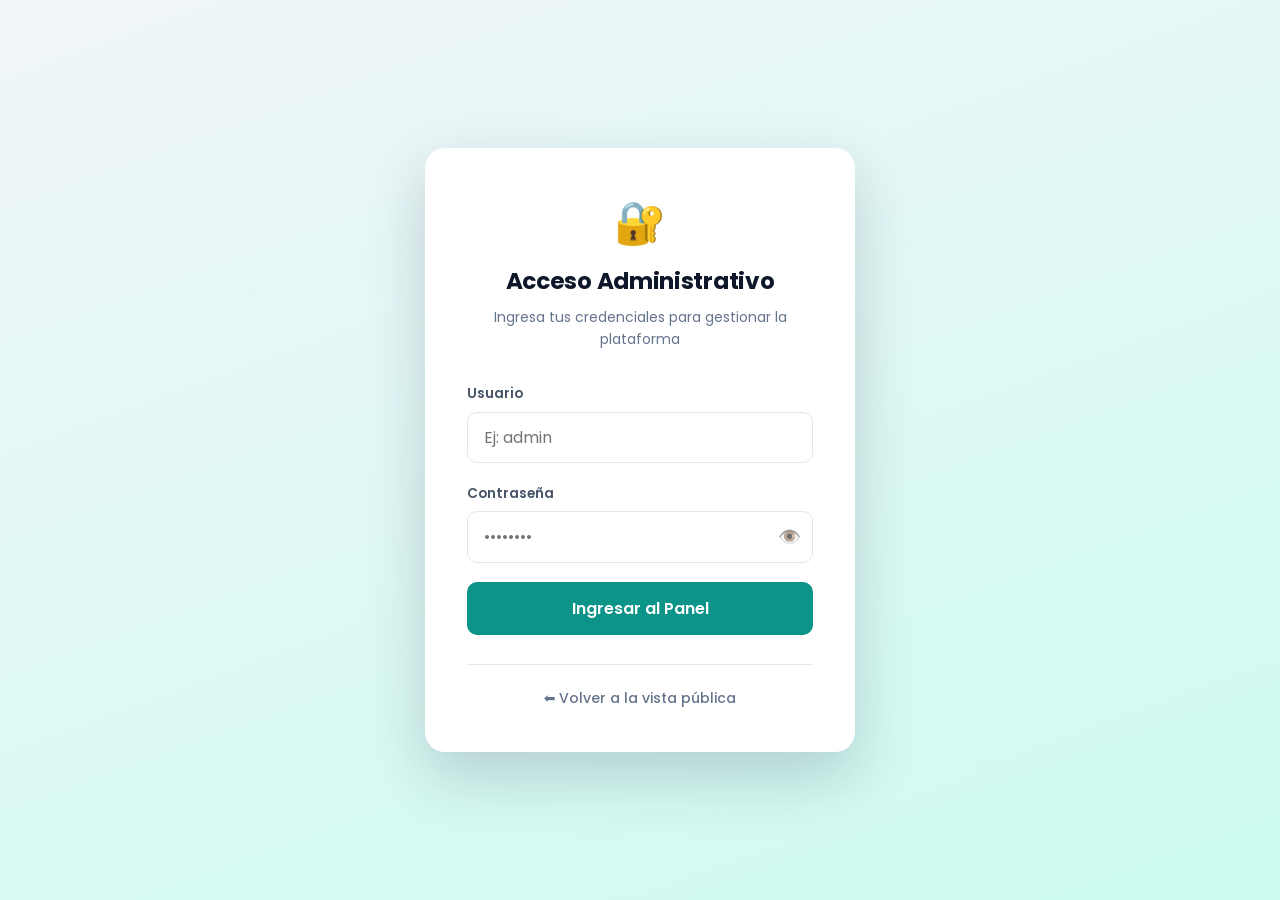
<file: Frontend/admin.html>
<!DOCTYPE html>
<html lang="es">
<head>
    <meta charset="UTF-8">
    <meta name="viewport" content="width=device-width, initial-scale=1.0">
    <title>Administración - Turismo Sincelejo</title>
    <link rel="preconnect" href="https://fonts.googleapis.com">
    <link rel="preconnect" href="https://fonts.gstatic.com" crossorigin>
    <link href="https://fonts.googleapis.com/css2?family=Poppins:wght@400;500;600;700;800&display=swap" rel="stylesheet">
    <link rel="stylesheet" href="admin.css">
</head>
<body class="admin-body">

    <!-- ============ SIDEBAR FIJA ============ -->
    <aside class="sidebar" id="sidebar">
        <a href="admin.html" class="sidebar-brand">
            <svg viewBox="0 0 24 24" fill="none" stroke="currentColor" stroke-width="2" stroke-linecap="round" stroke-linejoin="round" width="22" height="22">
                <path d="M21 10c0 7-9 13-9 13s-9-6-9-13a9 9 0 0 1 18 0z"></path>
                <circle cx="12" cy="10" r="3"></circle>
            </svg>
            <span>Turismo<strong>Sincelejo</strong></span>
        </a>

        <nav class="sidebar-nav">
            <span class="nav-grupo">Gestión</span>
            <button class="nav-item" data-seccion="#seccion-lugares">📍 Lugares</button>
            <button class="nav-item" data-seccion="#seccion-categorias">🏷️ Categorías</button>

            <span class="nav-grupo">Acciones rápidas</span>
            <button class="nav-item nav-destacado" id="btnNuevoLugarNav">➕ Agregar lugar</button>
            <button class="nav-item nav-destacado" id="btnNuevaCategoriaNav">🏷️ Agregar categoría</button>
        </nav>

        <div class="sidebar-pie">
            <a href="index.html" class="nav-item">🌐 Ver sitio público</a>
            <button id="btnCerrarSesion" class="nav-item nav-salir">🚪 Cerrar sesión</button>
        </div>
    </aside>

    <!-- Backdrop del menú móvil: la zona sombreada que cierra el cajón
         al tocarla fuera (el patrón universal de las apps) -->
    <div id="overlaySidebar" class="overlay-sidebar" aria-hidden="true"></div>

    <!-- ============ CONTENIDO PRINCIPAL ============ -->
    <div class="admin-principal">

        <!-- Topbar con reloj y perfil -->
        <header class="admin-topbar">
            <button id="btnMenuMovil" class="btn-menu" aria-label="Abrir menú">☰</button>
            <h1>Panel de Gestión</h1>
            <div class="topbar-perfil">
                <span id="reloj" class="reloj"></span>
                <span class="avatar" title="Administrador">A</span>
            </div>
        </header>

        <main class="admin-contenido">

            <!-- ===== KPIs: resumen con datos REALES de la base ===== -->
            <section class="kpis" aria-label="Resumen del panel">
                <article class="kpi">
                    <div class="kpi-icono kpi-turquesa">📍</div>
                    <div class="kpi-dato">
                        <span id="kpiLugares" class="kpi-numero">—</span>
                        <p class="kpi-label">Lugares registrados</p>
                    </div>
                </article>

                <article class="kpi">
                    <div class="kpi-icono kpi-dorado">🏷️</div>
                    <div class="kpi-dato">
                        <span id="kpiCategorias" class="kpi-numero">—</span>
                        <p class="kpi-label">Categorías activas</p>
                    </div>
                </article>

                <article class="kpi">
                    <div class="kpi-icono kpi-verde">✅</div>
                    <div class="kpi-dato">
                        <span id="kpiPublicados" class="kpi-numero">—</span>
                        <p class="kpi-label">Lugares publicados</p>
                    </div>
                </article>
            </section>

            <!-- ===== GESTIÓN DE LUGARES ===== -->
            <section id="seccion-lugares" class="admin-seccion">
                <div class="admin-actions">
                    <h2>Lugares registrados</h2>
                    <button id="btnNuevoLugar" class="btn-nuevo-lugar">+ Agregar Nuevo Lugar</button>
                </div>

                <!-- Tabla de Gestión CRUD -->
                <div class="table-responsive">
                    <table class="tabla-admin">
                        <thead>
                            <tr>
                                <th>Imagen</th>
                                <th>Nombre</th>
                                <th>Categoría</th>
                                <th>Dirección</th>
                                <th>Horario</th>
                                <th>Acciones</th>
                            </tr>
                        </thead>
                        <tbody id="tablaLugaresBody">
                            <!-- Los registros se cargan dinámicamente con JS -->
                        </tbody>
                    </table>
                </div>
            </section>

            <!-- ===== GESTIÓN DE CATEGORÍAS ===== -->
            <section id="seccion-categorias" class="admin-seccion admin-categorias">
                <div class="admin-actions">
                    <h2>Categorías registradas</h2>
                    <button id="btnNuevaCategoria" class="btn-nuevo-lugar">+ Nueva Categoría</button>
                </div>

                <div class="table-responsive">
                    <table class="tabla-admin">
                        <thead>
                            <tr>
                                <th>Nombre</th>
                                <th>Descripción</th>
                                <th>Lugares</th>
                                <th>Acciones</th>
                            </tr>
                        </thead>
                        <tbody id="tablaCategoriasBody">
                            <!-- Filas generadas con JS -->
                        </tbody>
                    </table>
                </div>
            </section>

        </main>
    </div>

    <!-- Modal Formulario (Crear / Editar) -->
    <div id="modalLugar" class="modal" role="dialog" aria-modal="true" aria-labelledby="modalTitulo">
        <div class="modal-content">
            <button type="button" id="btnCerrarModal" class="close" aria-label="Cerrar modal">&times;</button>
            <h2 id="modalTitulo">Agregar Nuevo Lugar</h2>

            <form id="formLugar">
                <input type="hidden" id="lugarId" value="0">

                <div class="form-group">
                    <label for="formNombre">Nombre del Lugar:</label>
                    <input type="text" id="formNombre" required placeholder="Ej: Plaza Majagual">
                </div>

                <div class="form-group">
                    <label for="formCategoria">Categoría:</label>
                    <select id="formCategoria" required></select>
                </div>

                <div class="form-group">
                    <label for="formDescripcion">Descripción:</label>
                    <textarea id="formDescripcion" rows="3" required placeholder="Breve historia o detalles del sitio..."></textarea>
                </div>

                <div class="form-group">
                    <label for="formDireccion">Dirección:</label>
                    <input type="text" id="formDireccion" required placeholder="Ej: Carrera 17, Barrio Majagual">
                </div>

                <div class="form-group">
                    <label for="formHorario">Horario:</label>
                    <input type="text" id="formHorario" required placeholder="Ej: 08:00 AM - 06:00 PM">
                </div>

                <div class="form-group">
                    <label>Imagen del lugar:</label>
                    <div class="imagen-tabs">
                        <button type="button" id="tabSubir" class="imagen-tab activo">📁 Subir archivo</button>
                        <button type="button" id="tabUrl" class="imagen-tab">🔗 Usar URL</button>
                    </div>
                    <input type="file" id="formImagenArchivo" accept="image/*">
                    <input type="text" id="formImagen" placeholder="https://ejemplo.com/imagen.jpg" style="display:none;">
                    <img id="previewImagen" class="preview-imagen" alt="Vista previa de la imagen" style="display:none;">
                </div>

                <div class="form-actions">
                    <button type="button" id="btnCancelarForm" class="btn-secundario">Cancelar</button>
                    <button type="submit" class="btn-primario">Guardar Lugar</button>
                </div>
            </form>
        </div>
    </div>

    <!-- Modal Categoría (Crear / Editar) -->
    <div id="modalCategoria" class="modal" role="dialog" aria-modal="true" aria-labelledby="modalCategoriaTitulo">
        <div class="modal-content">
            <button type="button" id="btnCerrarModalCategoria" class="close" aria-label="Cerrar modal">&times;</button>
            <h2 id="modalCategoriaTitulo">Nueva Categoría</h2>

            <form id="formCategoriaModal">
                <input type="hidden" id="categoriaId" value="0">

                <div class="form-group">
                    <label for="formCatNombre">Nombre:</label>
                    <input type="text" id="formCatNombre" required placeholder="Ej: Aventura y Naturaleza">
                </div>

                <div class="form-group">
                    <label for="formCatDescripcion">Descripción:</label>
                    <textarea id="formCatDescripcion" rows="2" placeholder="Qué incluye esta categoría..."></textarea>
                </div>

                <div class="form-actions">
                    <button type="button" id="btnCancelarCategoria" class="btn-secundario">Cancelar</button>
                    <button type="submit" class="btn-primario">Guardar Categoría</button>
                </div>
            </form>
        </div>
    </div>

    <!-- Avisos flotantes (toasts): viven en la esquina y se van solos -->
    <div id="contenedorToasts" class="toasts" aria-live="polite"></div>

    <!-- Modal de confirmación elegante (reemplaza al confirm() nativo) -->
    <div id="modalConfirmar" class="modal" role="dialog" aria-modal="true">
        <div class="modal-content modal-confirmar-caja">
            <div class="confirmar-icono">🗑️</div>
            <h2 id="confirmarTitulo">¿Estás seguro?</h2>
            <p id="confirmarMensaje"></p>
            <div class="form-actions">
                <button id="btnConfirmarNo" class="btn-secundario">Cancelar</button>
                <button id="btnConfirmarSi" class="btn-primario btn-peligro">Sí, continuar</button>
            </div>
        </div>
    </div>

    <script src="auth.js"></script>
    <script src="admin.js"></script>
</body>
</html>
</file>
<file: Frontend/admin.css>
/* ================================================================
   TURISMO SINCELEJO — Hoja de estilos del PANEL ADMIN y LOGIN
   ----------------------------------------------------------------
   Mundo separado de la vista pública (styles.css) para evolucionar
   de forma independiente. Organización:
     1. Design tokens (misma identidad que la vista pública)
     2. Reset y tipografía (Poppins)
     3. Login
     4. Estructura del panel (tablas, secciones, acciones)
     5. Modales (lugares y categorías)
     6. Pestañas de imagen y vista previa
     7. Responsive del modal
   ================================================================ */

/* ---------- 1. Design tokens ---------- */
:root {
    --primario: #0D9488;
    --primario-oscuro: #0F766E;
    --primario-suave: #CCFBF1;
    --acento: #F59E0B;      /* dorado Sabanero: acción principal */
    --acento-oscuro: #D97706;
    --fondo: #F1F5F9;       /* gris técnico suave para el admin */
    --tinta: #0F172A;
    --tinta-media: #475569;
    --tinta-suave: #64748B;
    --borde: #E2E8F0;
    --peligro: #DC2626;
    --peligro-suave: #FEF2F2;
    --sombra: 0 4px 16px rgba(15, 23, 42, 0.08);
    --transicion: all 0.3s ease;
}

/* ---------- 2. Reset y tipografía ---------- */
* {
    box-sizing: border-box;
    margin: 0;
    padding: 0;
}

body {
    font-family: 'Poppins', 'Segoe UI', system-ui, sans-serif;
    background-color: var(--fondo);
    color: var(--tinta);
    line-height: 1.6;
    -webkit-font-smoothing: antialiased;
}

.container {
    max-width: 1200px;
    margin: 2.5rem auto;
    padding: 0 1.5rem;
}

/* ---------- 3. Login ---------- */
.login-body {
    min-height: 100vh;
    display: flex;
    align-items: center;
    justify-content: center;
    padding: 1.5rem;
    /* El fondo de la vista pública es claro; el login recibe un guiño
       de la identidad: panel suave con gradiente turquesa muy tenue */
    background: linear-gradient(160deg, var(--fondo) 0%, var(--primario-suave) 100%);
}

.login-card {
    background: #ffffff;
    width: 100%;
    max-width: 430px;
    padding: 2.6rem;
    border-radius: 20px;
    box-shadow: 0 24px 60px rgba(15, 23, 42, 0.18);
}

.login-header {
    text-align: center;
    margin-bottom: 2rem;
}

.login-icon {
    font-size: 2.6rem;
    display: block;
    margin-bottom: 0.4rem;
}

.login-header h2 {
    color: var(--tinta);
    font-size: 1.45rem;
    font-weight: 700;
    letter-spacing: -0.3px;
}

.login-header p {
    margin-top: 0.4rem;
    color: var(--tinta-suave);
    font-size: 0.875rem;
}

/* Campos de formulario (login y modales comparten .form-group) */
.form-group {
    margin-bottom: 1.2rem;
    display: flex;
    flex-direction: column;
}

.form-group label {
    font-size: 0.85rem;
    font-weight: 600;
    color: var(--tinta-media);
    margin-bottom: 0.45rem;
}

.form-group input,
.modal .form-group input {
    width: 100%;
    padding: 0.75rem 1rem;
    border: 1.5px solid var(--borde);
    border-radius: 10px;
    font: inherit;
    color: var(--tinta);
    background: #fff;
    transition: border-color 0.2s ease, box-shadow 0.2s ease;
}

.form-group input:focus {
    outline: none;
    border-color: var(--primario);
    box-shadow: 0 0 0 4px rgba(13, 148, 136, 0.14);
}

/* El "ojito" del campo de contraseña */
.campo-password {
    position: relative;
}

.campo-password input {
    padding-right: 2.9rem; /* espacio para el botón del ojito */
}

.btn-ojo {
    position: absolute;
    right: 6px;
    top: 50%;
    transform: translateY(-50%);
    background: none;
    border: none;
    cursor: pointer;
    font-size: 1.15rem;
    padding: 4px 6px;
    border-radius: 6px;
    opacity: 0.65;
    transition: opacity 0.2s ease;
    line-height: 1;
}

.btn-ojo:hover {
    opacity: 1;
}

.alert-error {
    background-color: var(--peligro-suave);
    color: #991B1B;
    border: 1px solid #FECACA;
    padding: 0.75rem 1rem;
    border-radius: 10px;
    font-size: 0.875rem;
    margin-bottom: 1.2rem;
    text-align: center;
}

.btn-login {
    width: 100%;
    padding: 0.85rem;
    background: var(--primario);
    color: #ffffff;
    border: none;
    border-radius: 10px;
    font: inherit;
    font-size: 1rem;
    font-weight: 600;
    cursor: pointer;
    transition: var(--transicion);
}

.btn-login:hover {
    background: var(--primario-oscuro);
    transform: translateY(-1px);
    box-shadow: 0 10px 22px rgba(13, 148, 136, 0.35);
}

.btn-login:active {
    transform: scale(0.98);
}

.login-footer {
    margin-top: 1.8rem;
    text-align: center;
    border-top: 1px solid var(--borde);
    padding-top: 1.25rem;
}

.btn-volver-link {
    color: var(--tinta-suave);
    text-decoration: none;
    font-size: 0.875rem;
    font-weight: 500;
    transition: color 0.2s ease;
}

.btn-volver-link:hover {
    color: var(--primario);
}

/* ---------- 4. Estructura del panel ---------- */
.admin-actions {
    display: flex;
    justify-content: space-between;
    align-items: center;
    margin-bottom: 1.5rem;
    flex-wrap: wrap;
    gap: 1rem;
}

.admin-categorias {
    margin-top: 3rem;
}

/* Botón de acción principal: dorado Sabanero */
.btn-nuevo-lugar {
    background: var(--acento);
    color: #fff;
    border: none;
    padding: 0.65rem 1.3rem;
    border-radius: 10px;
    font: inherit;
    font-weight: 600;
    font-size: 0.9rem;
    cursor: pointer;
    display: inline-flex;
    align-items: center;
    gap: 0.4rem;
    transition: var(--transicion);
    box-shadow: 0 4px 12px rgba(245, 158, 11, 0.35);
}

.btn-nuevo-lugar:hover {
    background: var(--acento-oscuro);
    transform: translateY(-1px);
    box-shadow: 0 8px 18px rgba(245, 158, 11, 0.45);
}

/* Tablas de datos */
.table-responsive {
    overflow-x: auto;
    background: #fff;
    border-radius: 16px;
    box-shadow: var(--sombra);
}

.tabla-admin {
    width: 100%;
    border-collapse: collapse;
    text-align: left;
    font-size: 0.92rem;
}

.tabla-admin th,
.tabla-admin td {
    padding: 0.95rem 1rem;
    border-bottom: 1px solid var(--borde);
}

.tabla-admin tbody tr:nth-child(even) {
    background: #F8FAFC;      /* filas alternadas: lectura fácil */
}

.tabla-admin th {
    background-color: #F8FAFC;
    color: var(--tinta-media);
    font-size: 0.78rem;
    font-weight: 600;
    text-transform: uppercase;
    letter-spacing: 0.6px;
}

.img-thumb {
    width: 52px;
    height: 52px;
    object-fit: cover;
    border-radius: 10px;
}

.tabla-actions {
    display: flex;
    gap: 6px;
    flex-wrap: wrap;
}

table button,
.btn-editar,
.btn-eliminar {
    padding: 0.45rem 0.85rem;
    border-radius: 8px;
    font-size: 0.82rem;
    font-weight: 600;
    font: inherit;
    font-size: 0.82rem;
    font-weight: 600;
    cursor: pointer;
    border: 1px solid transparent;
    transition: var(--transicion);
    display: inline-flex;
    align-items: center;
    gap: 0.3rem;
}

/* Editar: azul turquesa */
.btn-editar {
    background-color: var(--primario-suave);
    color: var(--primario-oscuro);
    border-color: var(--primario);
}

.btn-editar:hover {
    background-color: var(--primario);
    color: white;
}

/* Eliminar: rojo sutil */
.btn-eliminar {
    background-color: var(--peligro-suave);
    color: var(--peligro);
    border-color: #FECACA;
}

.btn-eliminar:hover {
    background-color: var(--peligro);
    color: white;
}

/* Badges de categoría dentro de la tabla */
td span {
    padding: 0.32rem 0.75rem;
    border-radius: var(--radio-pill, 999px);
    font-size: 0.72rem;
    font-weight: 600;
    letter-spacing: 0.4px;
    background-color: var(--primario-suave);
    color: var(--primario-oscuro);
    white-space: nowrap;
}

table img {
    border-radius: 10px;
    object-fit: cover;
    box-shadow: 0 2px 6px rgba(0, 0, 0, 0.12);
}

/* ---------- 5. Modales (lugares y categorías) ---------- */
.modal {
    position: fixed;
    inset: 0;
    z-index: 1000;
    display: none;
    align-items: center;
    justify-content: center;
    padding: 1rem;
    overflow-y: auto;
    background: rgba(15, 23, 42, 0.6);
    backdrop-filter: blur(5px);
}

.modal-content {
    position: relative;
    width: min(100%, 680px);
    max-height: min(90vh, 820px);
    overflow-y: auto;
    padding: 2rem;
    border-radius: 20px;
    background: #ffffff;
    box-shadow: 0 30px 70px rgba(15, 23, 42, 0.35);
    animation: modal-entrada 0.25s ease-out;
}

.modal-content h2 {
    margin: 0 2.5rem 1.5rem 0;
    color: var(--tinta);
    font-size: 1.4rem;
    font-weight: 700;
}

.close {
    position: absolute;
    top: 1.1rem;
    right: 1.1rem;
    display: grid;
    width: 2.3rem;
    height: 2.3rem;
    place-items: center;
    border: 0;
    border-radius: 8px;
    background: var(--fondo);
    color: var(--tinta-media);
    font-size: 1.5rem;
    line-height: 1;
    cursor: pointer;
    transition: var(--transicion);
}

.close:hover {
    background: var(--borde);
    color: var(--tinta);
}

#formLugar {
    display: grid;
    grid-template-columns: repeat(2, minmax(0, 1fr));
    gap: 0 1rem;
}

#formLugar .form-group:nth-of-type(3),
#formLugar .form-group:nth-of-type(6),
#formLugar .form-actions {
    grid-column: 1 / -1;
}

.modal .form-group select,
.modal .form-group textarea {
    width: 100%;
    padding: 0.75rem 0.9rem;
    border: 1.5px solid var(--borde);
    border-radius: 10px;
    background: #fff;
    color: var(--tinta);
    font: inherit;
    transition: border-color 0.2s ease, box-shadow 0.2s ease;
}

.modal .form-group textarea {
    resize: vertical;
}

.modal .form-group select:focus,
.modal .form-group textarea:focus {
    outline: none;
    border-color: var(--primario);
    box-shadow: 0 0 0 4px rgba(13, 148, 136, 0.14);
}

.form-actions {
    display: flex;
    justify-content: flex-end;
    gap: 0.75rem;
    padding-top: 0.6rem;
}

.form-actions button {
    min-height: 2.75rem;
    padding: 0.65rem 1.2rem;
    border: 0;
    border-radius: 10px;
    font: inherit;
    font-weight: 600;
    cursor: pointer;
    transition: var(--transicion);
}

.form-actions .btn-secundario {
    background: var(--borde);
    color: var(--tinta-media);
}

.form-actions .btn-secundario:hover {
    background: #CBD5E1;
}

.form-actions .btn-primario {
    background: var(--primario);
    color: #fff;
}

.form-actions .btn-primario:hover {
    background: var(--primario-oscuro);
}

@keyframes modal-entrada {
    from { opacity: 0; transform: translateY(12px) scale(0.98); }
    to   { opacity: 1; transform: translateY(0) scale(1); }
}

/* ---------- 6. Pestañas de imagen y vista previa ---------- */
.imagen-tabs {
    display: flex;
    gap: 8px;
    margin-bottom: 8px;
}

.imagen-tab {
    padding: 0.45rem 0.9rem;
    border: 1.5px solid var(--borde);
    border-radius: 999px;
    background: #F8FAFC;
    color: var(--tinta-media);
    font: inherit;
    font-weight: 600;
    font-size: 0.82rem;
    cursor: pointer;
    transition: var(--transicion);
}

.imagen-tab.activo {
    background: var(--primario);
    border-color: var(--primario);
    color: white;
}

#formImagenArchivo {
    padding: 0.5rem;
    border: 1.5px dashed var(--borde);
    border-radius: 10px;
    background: #F8FAFC;
    width: 100%;
    box-sizing: border-box;
}

.preview-imagen {
    margin-top: 8px;
    max-width: 100%;
    max-height: 140px;
    border-radius: 10px;
    border: 1px solid var(--borde);
    object-fit: cover;
}

/* ---------- 7. Responsive ---------- */
@media (max-width: 620px) {
    .modal-content {
        padding: 1.5rem 1.15rem;
    }

    #formLugar {
        grid-template-columns: 1fr;
    }

    #formLugar .form-group,
    #formLugar .form-actions {
        grid-column: 1;
    }

    .form-actions {
        flex-direction: column-reverse;
    }
}

/* ================================================================
   8. LAYOUT DEL PANEL: sidebar fija + topbar + contenido
   ================================================================ */
.admin-body {
    display: flex;
    min-height: 100vh;
}

/* ---------- Sidebar ---------- */
.sidebar {
    position: fixed;
    top: 0;
    bottom: 0;
    left: 0;
    width: 250px;
    display: flex;
    flex-direction: column;
    gap: 1.6rem;
    padding: 1.6rem 1.1rem;
    background: var(--tinta);
    color: #CBD5E1;
    z-index: 200;
    transition: transform 0.3s ease;
}

.sidebar-brand {
    display: inline-flex;
    align-items: center;
    gap: 0.55rem;
    text-decoration: none;
    color: #fff;
    font-size: 1.02rem;
    padding: 0 0.4rem;
}

.sidebar-brand svg {
    color: var(--acento);
    flex-shrink: 0;
}

.sidebar-brand strong {
    color: var(--acento);
    font-weight: 800;
}

.sidebar-nav,
.sidebar-pie {
    display: flex;
    flex-direction: column;
    gap: 0.35rem;
}

.sidebar-nav {
    flex: 1;
}

.nav-grupo {
    font-size: 0.68rem;
    font-weight: 600;
    text-transform: uppercase;
    letter-spacing: 1px;
    color: #64748B;
    margin: 0.9rem 0.4rem 0.3rem;
}

.nav-grupo:first-child {
    margin-top: 0;
}

.nav-item {
    display: flex;
    align-items: center;
    gap: 0.6rem;
    width: 100%;
    padding: 0.62rem 0.75rem;
    border: none;
    border-radius: 10px;
    background: transparent;
    color: #CBD5E1;
    font: inherit;
    font-size: 0.9rem;
    font-weight: 500;
    text-align: left;
    cursor: pointer;
    transition: var(--transicion);
}

.nav-item:hover {
    background: rgba(255, 255, 255, 0.08);
    color: #fff;
}

.nav-destacado {
    background: rgba(245, 158, 11, 0.14);
    color: var(--acento);
}

.nav-destacado:hover {
    background: var(--acento);
    color: var(--tinta);
}

.nav-salir:hover {
    background: rgba(220, 38, 38, 0.15);
    color: #FCA5A5;
}

/* ---------- Contenido principal (al lado de la sidebar) ---------- */
.admin-principal {
    flex: 1;
    margin-left: 250px;      /* el ancho exacto de la sidebar */
    display: flex;
    flex-direction: column;
    min-height: 100vh;
}

/* ---------- Topbar glass ---------- */
.admin-topbar {
    position: sticky;
    top: 0;
    z-index: 100;
    display: flex;
    align-items: center;
    gap: 1rem;
    padding: 0.9rem 1.8rem;
    background: rgba(241, 245, 249, 0.85);
    backdrop-filter: blur(12px);
    -webkit-backdrop-filter: blur(12px);
    border-bottom: 1px solid var(--borde);
}

.admin-topbar h1 {
    font-size: 1.15rem;
    font-weight: 700;
    letter-spacing: -0.3px;
}

.btn-menu {
    display: none;           /* solo despierta en móvil */
    width: 40px;
    height: 40px;
    border: 1px solid var(--borde);
    border-radius: 10px;
    background: #fff;
    font-size: 1.1rem;
    cursor: pointer;
}

.topbar-perfil {
    margin-left: auto;
    display: flex;
    align-items: center;
    gap: 0.9rem;
}

.reloj {
    font-size: 0.85rem;
    font-weight: 600;
    color: var(--tinta-suave);
    font-variant-numeric: tabular-nums;   /* dígitos del mismo ancho: no baila */
}

.avatar {
    display: grid;
    place-items: center;
    width: 38px;
    height: 38px;
    border-radius: 50%;
    background: var(--primario);
    color: #fff;
    font-weight: 700;
}

/* ---------- Contenido y KPIs ---------- */
.admin-contenido {
    width: 100%;
    max-width: 1200px;
    padding: 2rem 1.8rem 3rem;
}

.kpis {
    display: grid;
    grid-template-columns: repeat(3, 1fr);   /* móvil también aguanta 3... */
    gap: 1.1rem;
    margin-bottom: 2.2rem;
}

.kpi {
    display: flex;
    align-items: center;
    gap: 1rem;
    background: #fff;
    border-radius: 16px;
    padding: 1.2rem 1.3rem;
    box-shadow: var(--sombra);
    transition: var(--transicion);
}

.kpi:hover {
    transform: translateY(-3px);
    box-shadow: var(--sombra-elevada, var(--sombra));
}

.kpi-icono {
    display: grid;
    place-items: center;
    width: 52px;
    height: 52px;
    border-radius: 14px;
    font-size: 1.4rem;
    flex-shrink: 0;
}

.kpi-turquesa { background: var(--primario-suave); }
.kpi-dorado   { background: #FEF3C7; }
.kpi-verde    { background: #DCFCE7; }

.kpi-numero {
    display: block;
    font-size: 1.9rem;
    font-weight: 800;
    line-height: 1.1;
    color: var(--tinta);
}

.kpi-label {
    font-size: 0.8rem;
    color: var(--tinta-suave);
    font-weight: 500;
}

/* ---------- Secciones ---------- */
.admin-seccion h2 {
    font-size: 1.05rem;
    font-weight: 700;
    color: var(--tinta);
}

/* ================================================================
   9. Responsive del panel: la sidebar se vuelve cajón en móvil
   ================================================================ */

/* Backdrop del menú móvil: la zona sombreada que cierra el cajón al
   tocarla. Oculto por defecto (escritorio); solo despierta en móvil. */
.overlay-sidebar {
    display: none;
    position: fixed;
    inset: 0;
    background: rgba(15, 23, 42, 0.5);
    z-index: 150;      /* sobre el contenido (z-100), bajo la sidebar (z-200) */
}

@keyframes aparecer-fondo {
    from { opacity: 0; }
    to   { opacity: 1; }
}

@media (max-width: 900px) {
    .sidebar {
        transform: translateX(-100%);   /* escondida fuera de pantalla */
        box-shadow: 20px 0 50px rgba(15, 23, 42, 0.3);
        bottom: auto;                   /* móvil: alto = su contenido, no estirada */
    }

    .sidebar.abierta {
        transform: translateX(0);      /* el menú hamburguesa la revela */
    }

    .sidebar-nav {
        flex: 0 0 auto;                /* el nav no estira: 'Ver sitio público' y
                                          'Cerrar sesión' quedan cerca de arriba */
    }

    .overlay-sidebar.visible {
        display: block;
        animation: aparecer-fondo 0.25s ease;
    }

    .admin-principal {
        margin-left: 0;
    }

    .btn-menu {
        display: grid;
        place-items: center;
    }

    .admin-contenido {
        padding: 1.5rem 1rem 2.5rem;
    }

    .kpis {
        grid-template-columns: 1fr;     /* móvil: KPIs apilados */
    }
}

/* ================================================================
   10. TOASTS Y CONFIRMACIÓN ELEGANTE
   ================================================================ */
.toasts {
    position: fixed;
    bottom: 1.5rem;
    right: 1.5rem;
    display: flex;
    flex-direction: column;
    gap: 0.6rem;
    z-index: 3000;            /* por encima de modales y de la sidebar */
}

.toast {
    display: flex;
    align-items: center;
    gap: 0.6rem;
    padding: 0.85rem 1.2rem;
    border-radius: 12px;
    background: var(--tinta);
    color: #fff;
    font-size: 0.88rem;
    font-weight: 500;
    max-width: 340px;
    box-shadow: 0 14px 35px rgba(15, 23, 42, 0.4);
    animation: toast-entrada 0.3s ease-out;
}

.toast-exito {
    border-left: 4px solid #10B981;
}

.toast-error {
    border-left: 4px solid var(--peligro);
}

.toast-saliendo {
    animation: toast-salida 0.3s ease forwards;
}

@keyframes toast-entrada {
    from { opacity: 0; transform: translateX(40px); }
    to   { opacity: 1; transform: translateX(0); }
}

@keyframes toast-salida {
    from { opacity: 1; transform: translateX(0); }
    to   { opacity: 0; transform: translateX(40px); }
}

/* ---------- Modal de confirmación ---------- */
.modal-confirmar-caja {
    width: min(100%, 420px);
    text-align: center;
}

.confirmar-icono {
    display: grid;
    place-items: center;
    width: 64px;
    height: 64px;
    margin: 0 auto 1rem;
    border-radius: 50%;
    background: var(--peligro-suave);
    font-size: 1.8rem;
}

.modal-confirmar-caja h2 {
    margin: 0 0 0.5rem;
    font-size: 1.2rem;
}

.modal-confirmar-caja p {
    color: var(--tinta-suave);
    font-size: 0.92rem;
    margin-bottom: 1.4rem;
}

.btn-peligro {
    background: var(--peligro) !important;
}

.btn-peligro:hover {
    background: #B91C1C !important;
}

.modal-confirmar-caja .form-actions {
    justify-content: center;
}
</file>
